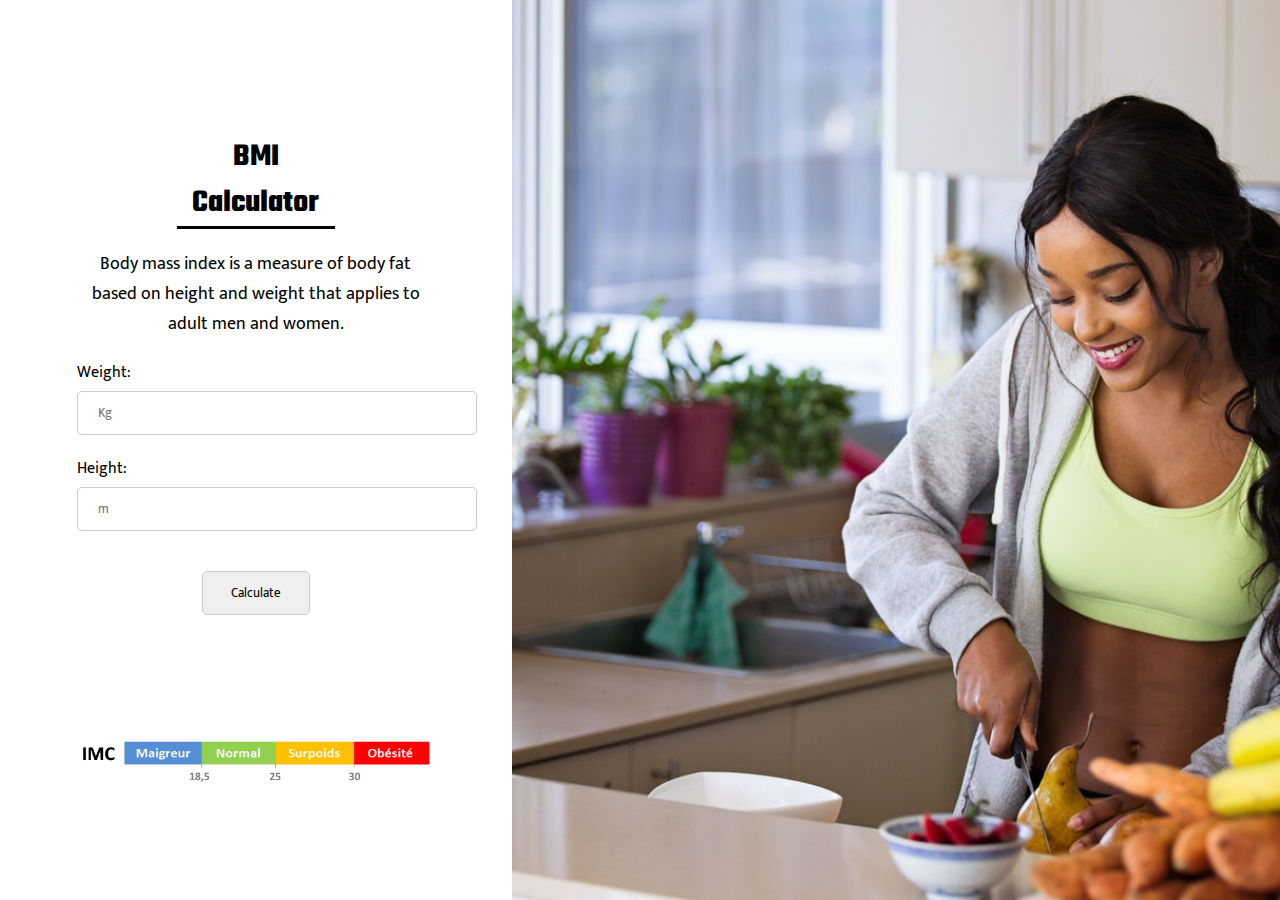
<file: index.html>
<!DOCTYPE html>
<html lang="en">

<head>
  <meta charset="UTF-8" />
  <meta http-equiv="X-UA-Compatible" content="IE=edge" />
  <meta name="viewport" content="width=device-width, initial-scale=1.0" />
  <title>BMI Calculator</title>
  <link rel="stylesheet" href="./assets/css/style.css" />
</head>

<body>
  <div class="text">
    <div class="card">
      <h1>BMI Calculator</h1>
      <p class="intro">
        Body mass index is a measure of body fat based on height and weight
        that applies to adult men and women.
      </p>
      <form class="myform" id="myform" onsubmit="result()">
        <div>
          <label>Weight:</label>
          <input  required type="number" min="4" max="300" placeholder="Kg" class="box" id="weight" value="" />
        </div>
        <div>
          <label>Height:</label>
          <input  required type="number" placeholder="m" min="0.2" max="5" class="box" id="height" step="any" />
        </div>
        <div class="button">
          <button class="btn" type="submit">Calculate</button>
        </div>
      </form>
      <img class="scale" src="./assets/images/echelle imc.png" alt="" srcset="" />
    </div>
  </div>
  <div class="image"></div>
  <script src="./assets/js/script.js"></script>
</body>

</html>
</file>
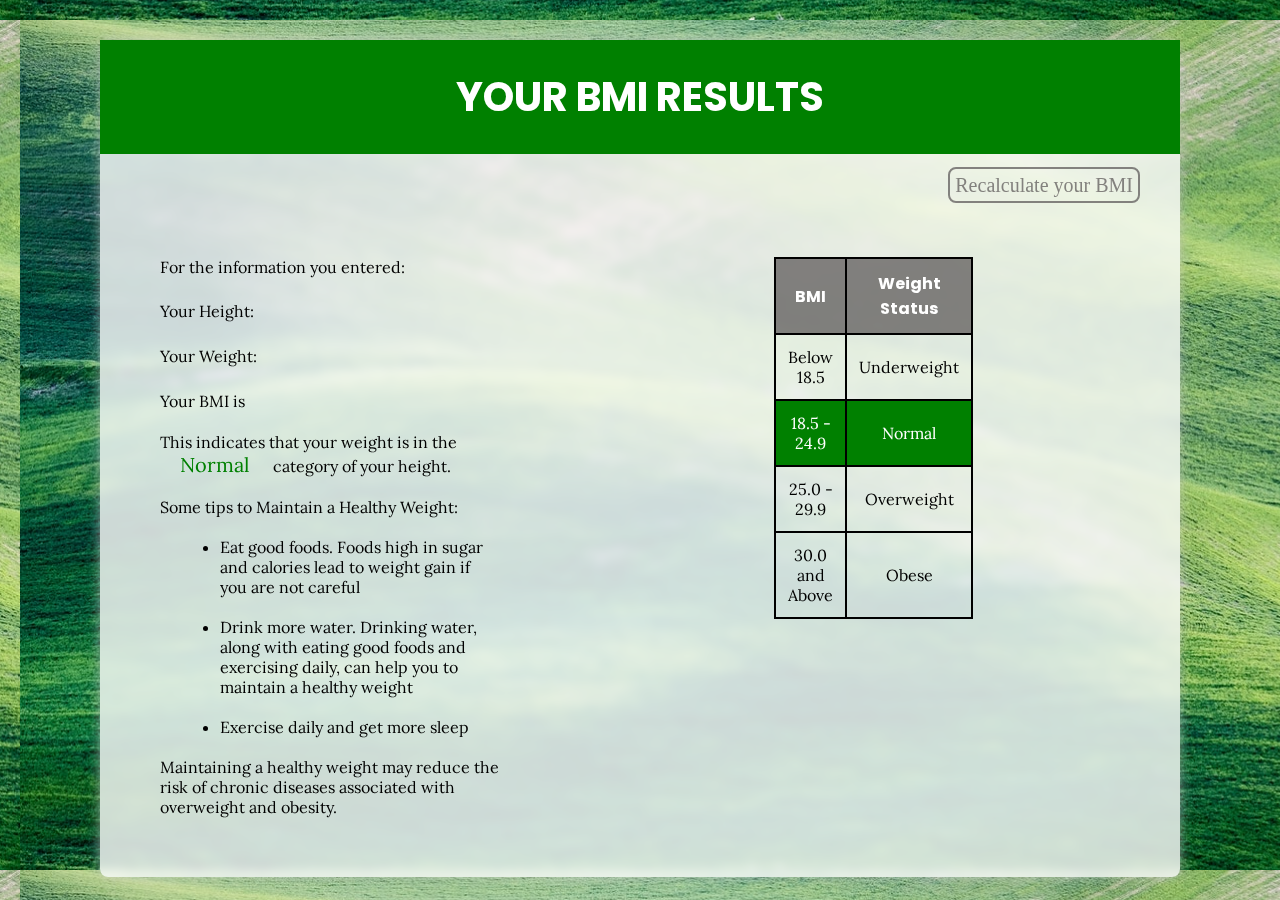
<file: Normal.html>
<!DOCTYPE html>
<html lang="en">

<head>
  <meta charset="UTF-8" />
  <meta http-equiv="X-UA-Compatible" content="IE=edge" />
  <meta name="viewport" content="width=device-width, initial-scale=1.0" />
  <title>NormalWeight</title>
  <link rel="stylesheet" href="Normal.css" />
</head>

<body>
  <div class="body">
    <h1>Your BMI Results</h1>
    <div class="link"><a href="index.html">Recalculate your BMI</a></div>
    <div class="format">
      <div class="text">
        <p>For the information you entered:</p>
        <p>Your Height:<span id="normalHeight"></span></p>
        <p>Your Weight:<span id="normalWeight"></span></p>
        <p>Your BMI is<span id="result"></span></p>

        <p>
          This indicates that your weight is in the
          <span>Normal</span> category of your height.
        </p>
        <p>Some tips to Maintain a Healthy Weight:
          <ul>
            <li>Eat good foods. Foods high in sugar and calories
              lead to weight gain if you are not careful</li>
            <li>Drink more water.
              Drinking water, along with eating good foods and exercising daily,
              can help you to maintain a healthy weight</li>
            <li>Exercise daily
              and get more sleep</li>
          </ul>
        </p>
        <p>
          Maintaining a healthy weight may reduce the risk of chronic
          diseases associated with overweight and obesity.
        </p>
        </b>
      </div>
      <div class="table">
        <table>
          <tr>
            <th>BMI</th>
            <th>Weight Status</th>
          </tr>
          <tr>
            <td>Below 18.5</td>
            <td>Underweight</td>
          </tr>
          <tr class="normal">
            <td>18.5 - 24.9</td>
            <td>Normal</td>
          </tr>
          <tr>
            <td>25.0 - 29.9</td>
            <td>Overweight</td>
          </tr>
          <tr>
            <td>30.0 and Above</td>
            <td>Obese</td>
          </tr>
        </table>
      </div>
    </div>
  </div>
  <script>
    let weight = document.getElementById("normalWeight");
    let height = document.getElementById("normalHeight");
    let result = document.getElementById("result");
    weight.innerHTML = sessionStorage.getItem("weight");
    height.innerHTML = sessionStorage.getItem("height");
    result.innerHTML = sessionStorage.getItem("result");
    console.log(weight, height);
  </script>

  <!-- <script src="script.js"></script> -->
</body>

</html>
</file>
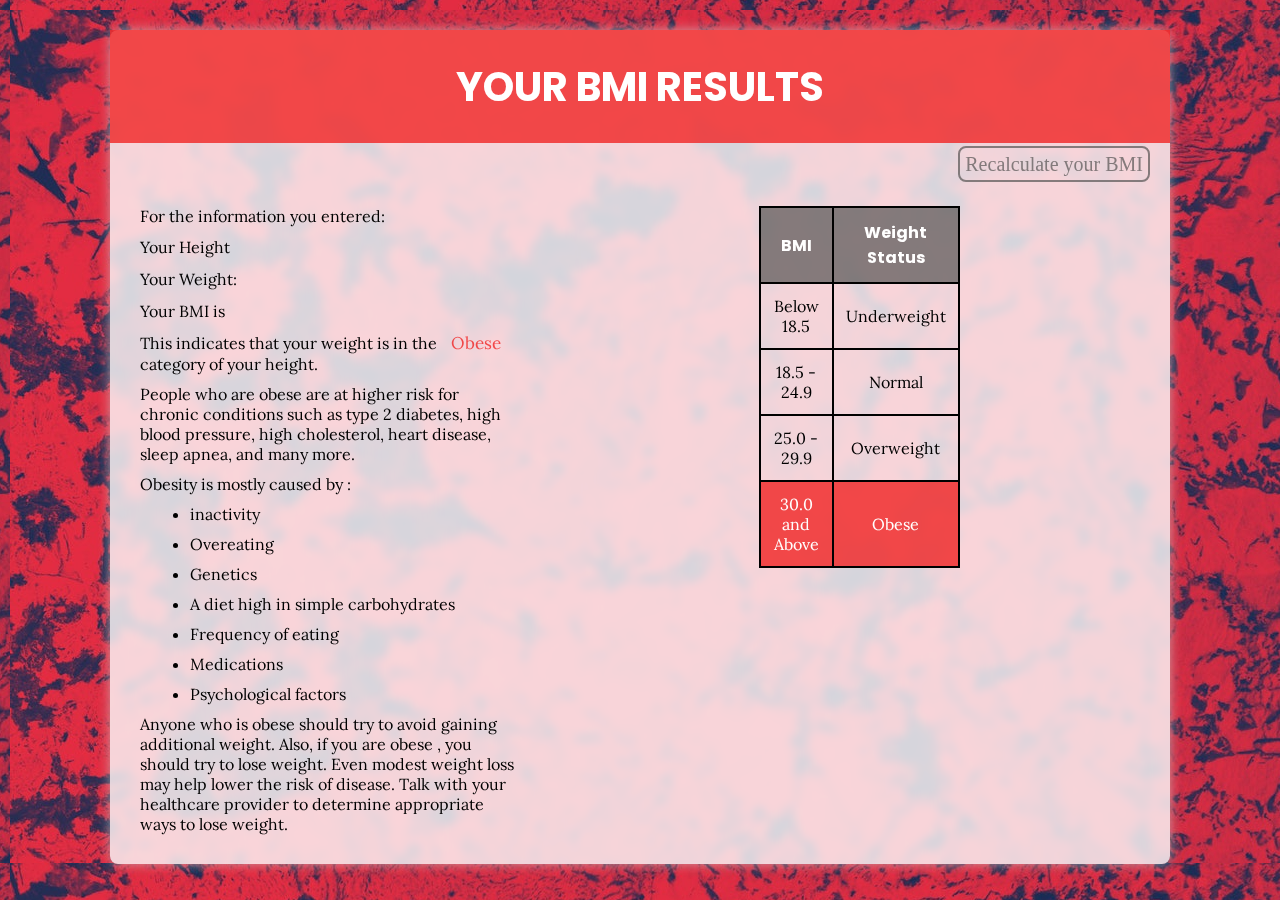
<file: Obese.html>
<!DOCTYPE html>
<html lang="en">

<head>
  <meta charset="UTF-8" />
  <meta http-equiv="X-UA-Compatible" content="IE=edge" />
  <meta name="viewport" content="width=device-width, initial-scale=1.0" />
  <title>Obese</title>
  <link rel="stylesheet" href="Obese.css" />
</head>

<body>
  <div class="body">
    <h1>Your BMI Results</h1>
    <div class="link"><a href="index.html">Recalculate your BMI</a></div>
    <div class="format">
      <div class="text">
        <p>For the information you entered:</p>
        <p>Your Height <span id="normalHeight"></span></p>
        <p>Your Weight: <span id="normalWeight"></span></p>
        <p>Your BMI is <span id="result"></span></p>
        <p>
          This indicates that your weight is in the
          <span>Obese</span> category of your height.
        </p>
        <p>
          People who are obese are at higher risk for chronic
          conditions such as type 2 diabetes, high blood pressure,
          high cholesterol, heart disease, sleep apnea, and many more.
        </p>
        <p>Obesity is mostly caused by :
          <ul>
            <li>inactivity</li>
            <li>Overeating</li>
            <li>Genetics</li>
            <li>A diet high in simple carbohydrates</li>
            <li> Frequency of eating</li>
            <li>Medications</li>
            <li> Psychological factors</li>
          </ul>
        </p>
        <p>
          Anyone who is obese should try to avoid gaining additional weight.
          Also, if you are obese , you should try to lose weight. Even modest weight loss
          may help lower the risk of disease. Talk with your healthcare
          provider to determine appropriate ways to lose weight.
        </p>
        </b>
      </div>
      <div class="table">
        <table>
          <tr>
            <th>BMI</th>
            <th>Weight Status</th>
          </tr>
          <tr>
            <td>Below 18.5</td>
            <td>Underweight</td>
          </tr>
          <tr>
            <td>18.5 - 24.9</td>
            <td>Normal</td>
          </tr>
          <tr>
            <td>25.0 - 29.9</td>
            <td>Overweight</td>
          </tr>
          <tr class="obese">
            <td>30.0 and Above</td>
            <td>Obese</td>
          </tr>
        </table>
      </div>
    </div>
  </div>

  <script>
    let weight = document.getElementById("normalWeight");
    let height = document.getElementById("normalHeight");
    let result = document.getElementById("result");
    weight.innerHTML = sessionStorage.getItem("weight");
    height.innerHTML = sessionStorage.getItem("height");
    result.innerHTML = sessionStorage.getItem("result");
    console.log(weight, height);
  </script>
  <script src="script.js"></script>
</body>

</html>
</file>
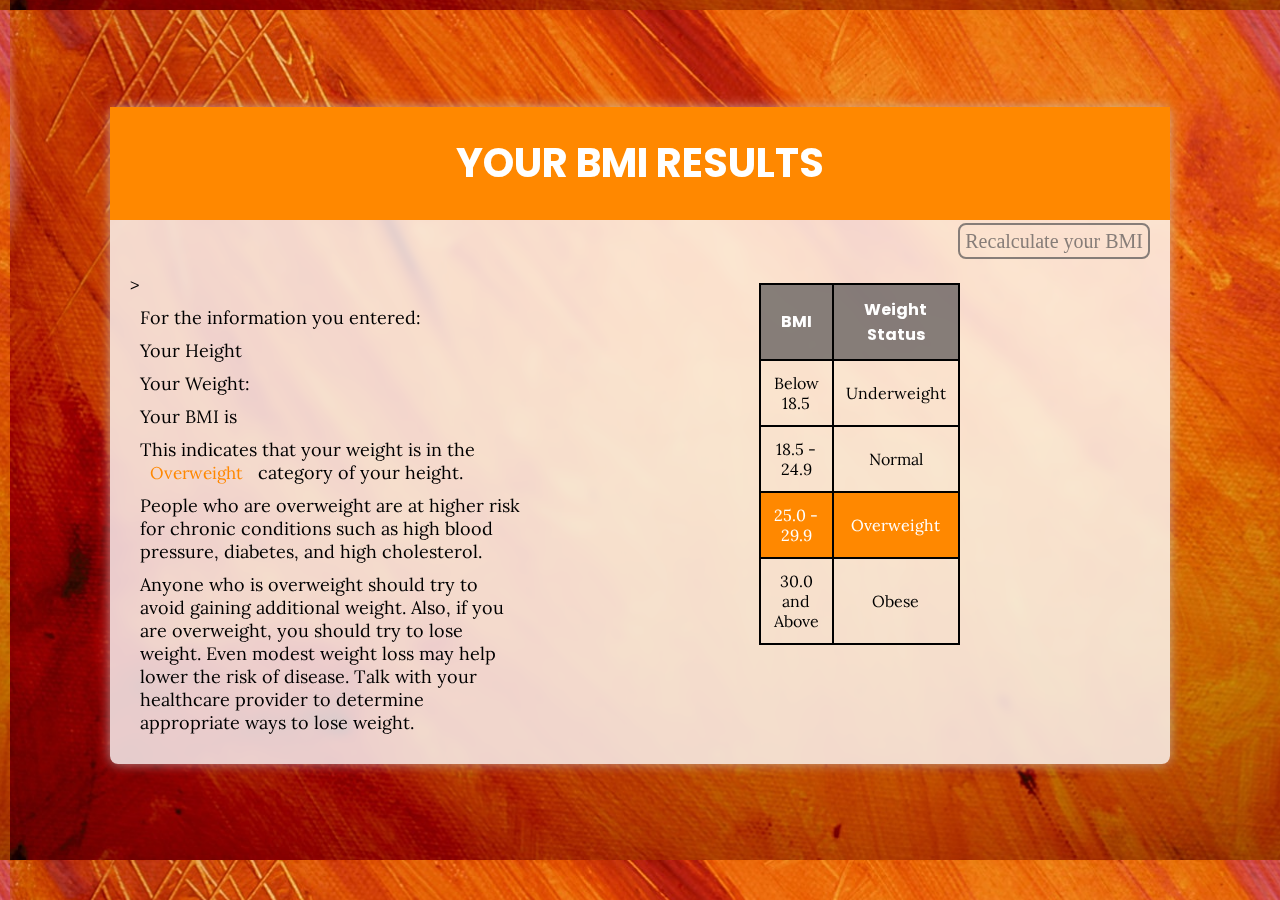
<file: Overweight.html>
<!DOCTYPE html>
<html lang="en">

<head>
  <meta charset="UTF-8" />
  <meta http-equiv="X-UA-Compatible" content="IE=edge" />
  <meta name="viewport" content="width=device-width, initial-scale=1.0" />
  <title>Overweight</title>
  <link rel="stylesheet" href="Overweight.css" />
</head>

<body>
  <div class="body">
    <h1>Your BMI Results</h1>
    <div class="link"><a href="index.html">Recalculate your BMI</a></div>
    <div class="format">
      <div class="text">
        ><p>For the information you entered:</p>
        <p>Your Height <span id="normalHeight"></span></p>
        <p>Your Weight: <span id="normalWeight"></span></p>
        <p>Your BMI is <span id="result"></span></p>
        <p>
          This indicates that your weight is in the
          <span>Overweight</span> category of your height.
        </p>
        <p>
          People who are overweight are at higher risk for chronic
          conditions such as high blood pressure, diabetes, and high
          cholesterol.
        </p>
        <p>
          Anyone who is overweight should try to avoid gaining additional
          weight. Also, if you are overweight, you should try to lose weight. Even modest
          weight loss may help lower the risk of disease. Talk with your
          healthcare provider to determine appropriate ways to lose weight.
        </p></b>
      </div>
      <div class="table">
        <table>
          <tr>
            <th>BMI</th>
            <th>Weight Status</th>
          </tr>
          <tr>
            <td>Below 18.5</td>
            <td>Underweight</td>
          </tr>
          <tr>
            <td>18.5 - 24.9</td>
            <td>Normal</td>
          </tr>
          <tr class="overweight">
            <td>25.0 - 29.9</td>
            <td>Overweight</td>
          </tr>
          <tr>
            <td>30.0 and Above</td>
            <td>Obese</td>
          </tr>
        </table>
      </div>
    </div>
  </div>

  <script>
    let weight = document.getElementById("normalWeight");
    let height = document.getElementById("normalHeight");
    let result = document.getElementById("result");
    weight.innerHTML = sessionStorage.getItem("weight");
    height.innerHTML = sessionStorage.getItem("height");
    result.innerHTML = sessionStorage.getItem("result");
    console.log(weight, height);
  </script>
  <script src="script.js"></script>
</body>

</html>
</file>
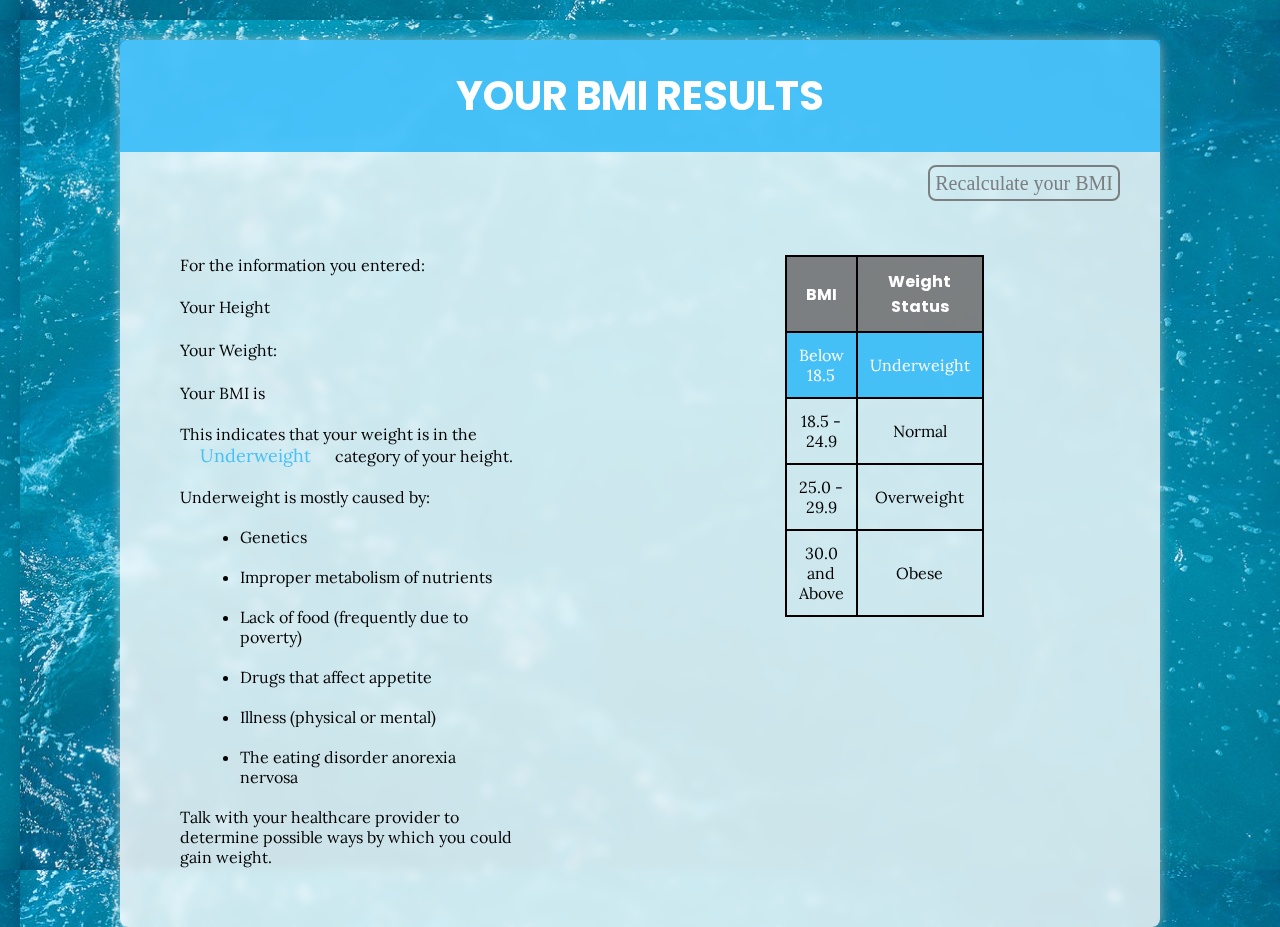
<file: Underweight.html>
<!DOCTYPE html>
<html lang="en">

<head>
  <meta charset="UTF-8" />
  <meta http-equiv="X-UA-Compatible" content="IE=edge" />
  <meta name="viewport" content="width=device-width, initial-scale=1.0" />
  <title>Underweight</title>
  <link rel="stylesheet" href="Underweight.css" />
</head>

<body>
  <div class="body">
    <h1>Your BMI Results</h1>
    <div class="link"><a href="index.html">Recalculate your BMI</a></div>
    <div class="format">
      <div class="text">
        <p>For the information you entered:</p>
        <p>Your Height <span id="normalHeight"></span></p>
        <p>Your Weight: <span id="normalWeight"></span></p>
        <p>Your BMI is <span id="result"></span></p>
        <p>
          This indicates that your weight is in the
          <span>Underweight</span> category of your height.
        </p>
        <p>Underweight is mostly caused by:
          <ul>
            <li>Genetics</li>
            <li>Improper metabolism of nutrients</li>
            <li> Lack of food (frequently due to poverty)</li>
            <li>Drugs that affect appetite </li>
            <li>Illness (physical or mental)</li>
            <li>The eating disorder anorexia nervosa</li>
          </ul>
        </p>
        <p>
          Talk with your healthcare provider to determine possible
          ways by which you could gain weight.
        </p>
        </b>
      </div>
      <div class="table">
        <table>
          <tr>
            <th>BMI</th>
            <th>Weight Status</th>
          </tr>
          <tr class="underweight">
            <td>Below 18.5</td>
            <td>Underweight</td>
          </tr>
          <tr>
            <td>18.5 - 24.9</td>
            <td>Normal</td>
          </tr>
          <tr>
            <td>25.0 - 29.9</td>
            <td>Overweight</td>
          </tr>
          <tr>
            <td>30.0 and Above</td>
            <td>Obese</td>
          </tr>
        </table>
      </div>
    </div>
  </div>

  <script>
    let weight = document.getElementById("normalWeight");
    let height = document.getElementById("normalHeight");
    let result = document.getElementById("result");
    weight.innerHTML = sessionStorage.getItem("weight");
    height.innerHTML = sessionStorage.getItem("height");
    result.innerHTML = sessionStorage.getItem("result");
    console.log(weight, height);
  </script>
  <script src="script.js"></script>
</body>

</html>
</file>
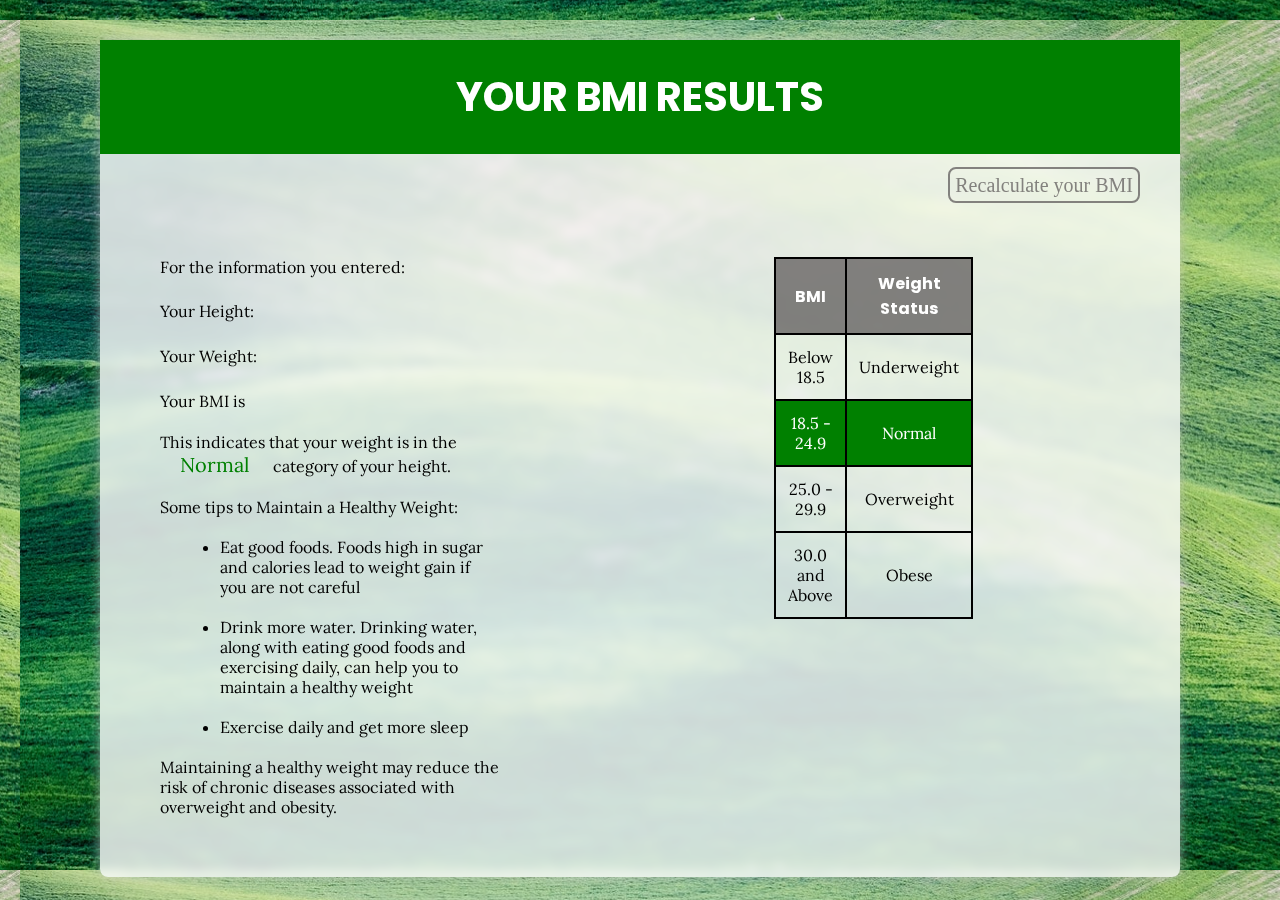
<file: pages/Normal.html>
<!DOCTYPE html>
<html lang="en">

<head>
  <meta charset="UTF-8" />
  <meta http-equiv="X-UA-Compatible" content="IE=edge" />
  <meta name="viewport" content="width=device-width, initial-scale=1.0" />
  <title>NormalWeight</title>
  <link rel="stylesheet" href="../assets/css/Normal.css" />
</head>

<body>
  <div class="body">
    <h1>Your BMI Results</h1>
    <div class="link"><a href="../index.html">Recalculate your BMI</a></div>
    <div class="format">
      <div class="text">
        <p>For the information you entered:</p>
        <p>Your Height:<span id="normalHeight"></span></p>
        <p>Your Weight:<span id="normalWeight"></span></p>
        <p>Your BMI is<span id="result"></span></p>

        <p>
          This indicates that your weight is in the
          <span>Normal</span> category of your height.
        </p>
        <p>Some tips to Maintain a Healthy Weight:
          <ul>
            <li>Eat good foods. Foods high in sugar and calories
              lead to weight gain if you are not careful</li>
            <li>Drink more water.
              Drinking water, along with eating good foods and exercising daily,
              can help you to maintain a healthy weight</li>
            <li>Exercise daily
              and get more sleep</li>
          </ul>
        </p>
        <p>
          Maintaining a healthy weight may reduce the risk of chronic
          diseases associated with overweight and obesity.
        </p>
        </b>
      </div>
      <div class="table">
        <table>
          <tr>
            <th>BMI</th>
            <th>Weight Status</th>
          </tr>
          <tr>
            <td>Below 18.5</td>
            <td>Underweight</td>
          </tr>
          <tr class="normal">
            <td>18.5 - 24.9</td>
            <td>Normal</td>
          </tr>
          <tr>
            <td>25.0 - 29.9</td>
            <td>Overweight</td>
          </tr>
          <tr>
            <td>30.0 and Above</td>
            <td>Obese</td>
          </tr>
        </table>
      </div>
    </div>
  </div>
  <script>
    let weight = document.getElementById("normalWeight");
    let height = document.getElementById("normalHeight");
    let result = document.getElementById("result");
    weight.innerHTML = sessionStorage.getItem("weight");
    height.innerHTML = sessionStorage.getItem("height");
    result.innerHTML = sessionStorage.getItem("result");
    console.log(weight, height);
  </script>

  <!-- <script src="script.js"></script> -->
</body>

</html>
</file>
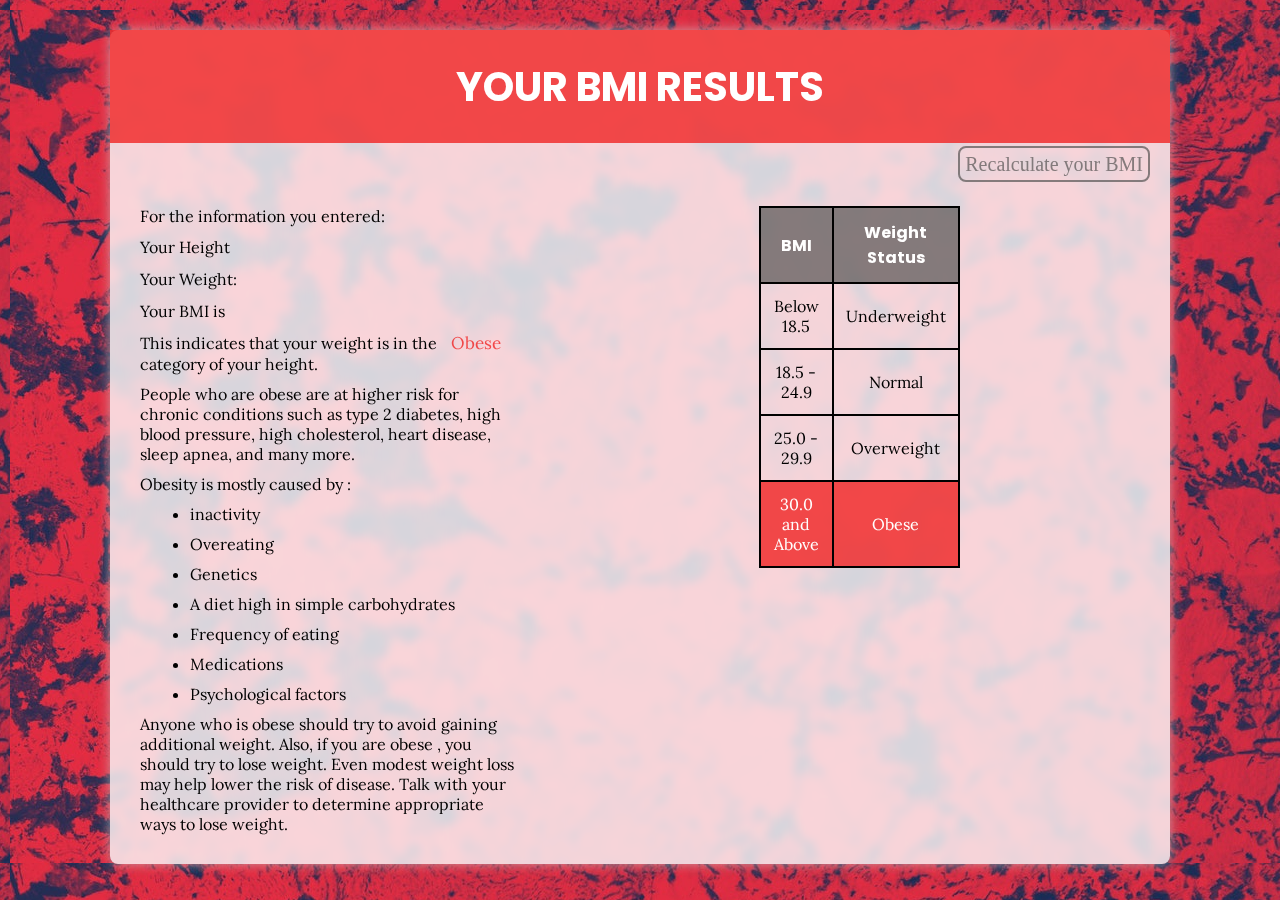
<file: pages/Obese.html>
<!DOCTYPE html>
<html lang="en">

<head>
  <meta charset="UTF-8" />
  <meta http-equiv="X-UA-Compatible" content="IE=edge" />
  <meta name="viewport" content="width=device-width, initial-scale=1.0" />
  <title>Obese</title>
  <link rel="stylesheet" href="../assets/css/Obese.css" />
</head>

<body>
  <div class="body">
    <h1>Your BMI Results</h1>
    <div class="link"><a href="../index.html">Recalculate your BMI</a></div>
    <div class="format">
      <div class="text">
        <p>For the information you entered:</p>
        <p>Your Height <span id="normalHeight"></span></p>
        <p>Your Weight: <span id="normalWeight"></span></p>
        <p>Your BMI is <span id="result"></span></p>
        <p>
          This indicates that your weight is in the
          <span>Obese</span> category of your height.
        </p>
        <p>
          People who are obese are at higher risk for chronic
          conditions such as type 2 diabetes, high blood pressure,
          high cholesterol, heart disease, sleep apnea, and many more.
        </p>
        <p>Obesity is mostly caused by :
          <ul>
            <li>inactivity</li>
            <li>Overeating</li>
            <li>Genetics</li>
            <li>A diet high in simple carbohydrates</li>
            <li> Frequency of eating</li>
            <li>Medications</li>
            <li> Psychological factors</li>
          </ul>
        </p>
        <p>
          Anyone who is obese should try to avoid gaining additional weight.
          Also, if you are obese , you should try to lose weight. Even modest weight loss
          may help lower the risk of disease. Talk with your healthcare
          provider to determine appropriate ways to lose weight.
        </p>
        </b>
      </div>
      <div class="table">
        <table>
          <tr>
            <th>BMI</th>
            <th>Weight Status</th>
          </tr>
          <tr>
            <td>Below 18.5</td>
            <td>Underweight</td>
          </tr>
          <tr>
            <td>18.5 - 24.9</td>
            <td>Normal</td>
          </tr>
          <tr>
            <td>25.0 - 29.9</td>
            <td>Overweight</td>
          </tr>
          <tr class="obese">
            <td>30.0 and Above</td>
            <td>Obese</td>
          </tr>
        </table>
      </div>
    </div>
  </div>

  <script>
    let weight = document.getElementById("normalWeight");
    let height = document.getElementById("normalHeight");
    let result = document.getElementById("result");
    weight.innerHTML = sessionStorage.getItem("weight");
    height.innerHTML = sessionStorage.getItem("height");
    result.innerHTML = sessionStorage.getItem("result");
    console.log(weight, height);
  </script>
  <script src="../assets/js/script.js"></script>
</body>

</html>
</file>
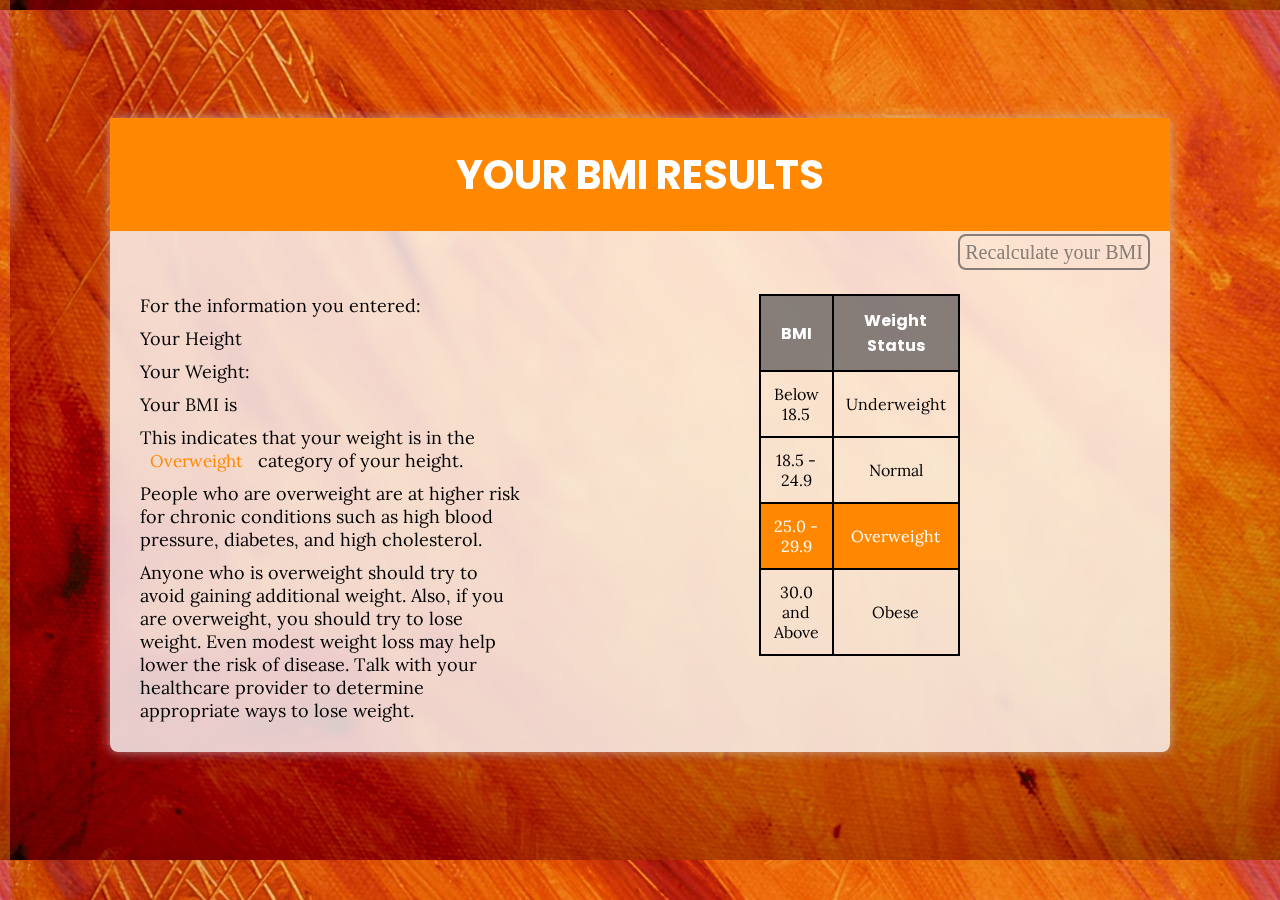
<file: pages/Overweight.html>
<!DOCTYPE html>
<html lang="en">

<head>
  <meta charset="UTF-8" />
  <meta http-equiv="X-UA-Compatible" content="IE=edge" />
  <meta name="viewport" content="width=device-width, initial-scale=1.0" />
  <title>Overweight</title>
  <link rel="stylesheet" href="../assets/css/Overweight.css" />
</head>

<body>
  <div class="body">
    <h1>Your BMI Results</h1>
    <div class="link"><a href="../index.html">Recalculate your BMI</a></div>
    <div class="format">
      <div class="text">
        <p>For the information you entered:</p>
        <p>Your Height <span id="normalHeight"></span></p>
        <p>Your Weight: <span id="normalWeight"></span></p>
        <p>Your BMI is <span id="result"></span></p>
        <p>
          This indicates that your weight is in the
          <span>Overweight</span> category of your height.
        </p>
        <p>
          People who are overweight are at higher risk for chronic
          conditions such as high blood pressure, diabetes, and high
          cholesterol.
        </p>
        <p>
          Anyone who is overweight should try to avoid gaining additional
          weight. Also, if you are overweight, you should try to lose weight. Even modest
          weight loss may help lower the risk of disease. Talk with your
          healthcare provider to determine appropriate ways to lose weight.
        </p></b>
      </div>
      <div class="table">
        <table>
          <tr>
            <th>BMI</th>
            <th>Weight Status</th>
          </tr>
          <tr>
            <td>Below 18.5</td>
            <td>Underweight</td>
          </tr>
          <tr>
            <td>18.5 - 24.9</td>
            <td>Normal</td>
          </tr>
          <tr class="overweight">
            <td>25.0 - 29.9</td>
            <td>Overweight</td>
          </tr>
          <tr>
            <td>30.0 and Above</td>
            <td>Obese</td>
          </tr>
        </table>
      </div>
    </div>
  </div>

  <script>
    let weight = document.getElementById("normalWeight");
    let height = document.getElementById("normalHeight");
    let result = document.getElementById("result");
    weight.innerHTML = sessionStorage.getItem("weight");
    height.innerHTML = sessionStorage.getItem("height");
    result.innerHTML = sessionStorage.getItem("result");
    console.log(weight, height);
  </script>
  <script src="../assets/js/script.js"></script>
</body>

</html>
</file>
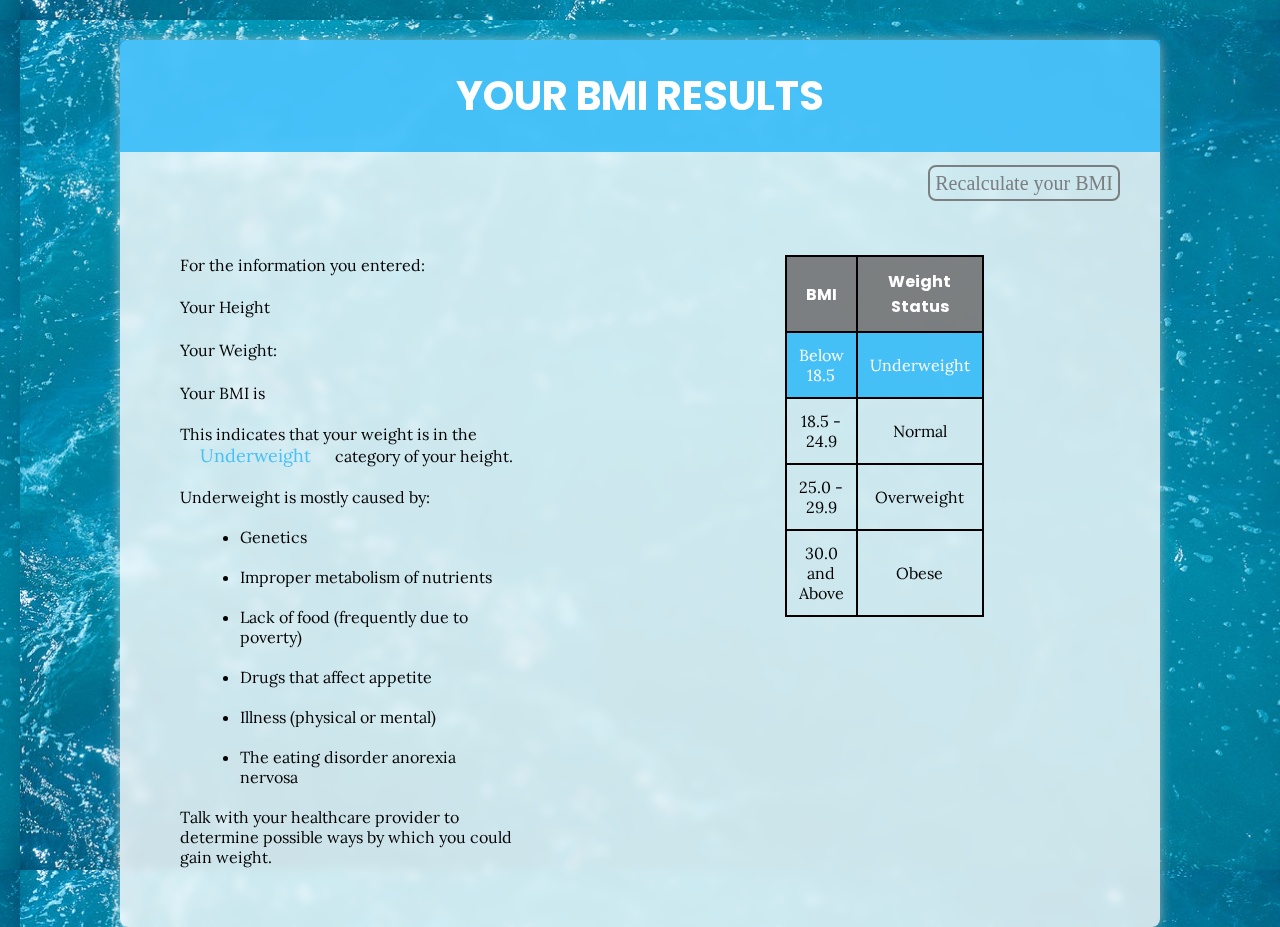
<file: pages/Underweight.html>
<!DOCTYPE html>
<html lang="en">

<head>
  <meta charset="UTF-8" />
  <meta http-equiv="X-UA-Compatible" content="IE=edge" />
  <meta name="viewport" content="width=device-width, initial-scale=1.0" />
  <title>Underweight</title>
  <link rel="stylesheet" href="../assets/css/Underweight.css" />
</head>

<body>
  <div class="body">
    <h1>Your BMI Results</h1>
    <div class="link"><a href="../index.html">Recalculate your BMI</a></div>
    <div class="format">
      <div class="text">
        <p>For the information you entered:</p>
        <p>Your Height <span id="normalHeight"></span></p>
        <p>Your Weight: <span id="normalWeight"></span></p>
        <p>Your BMI is <span id="result"></span></p>
        <p>
          This indicates that your weight is in the
          <span>Underweight</span> category of your height.
        </p>
        <p>Underweight is mostly caused by:
          <ul>
            <li>Genetics</li>
            <li>Improper metabolism of nutrients</li>
            <li> Lack of food (frequently due to poverty)</li>
            <li>Drugs that affect appetite </li>
            <li>Illness (physical or mental)</li>
            <li>The eating disorder anorexia nervosa</li>
          </ul>
        </p>
        <p>
          Talk with your healthcare provider to determine possible
          ways by which you could gain weight.
        </p>
        </b>
      </div>
      <div class="table">
        <table>
          <tr>
            <th>BMI</th>
            <th>Weight Status</th>
          </tr>
          <tr class="underweight">
            <td>Below 18.5</td>
            <td>Underweight</td>
          </tr>
          <tr>
            <td>18.5 - 24.9</td>
            <td>Normal</td>
          </tr>
          <tr>
            <td>25.0 - 29.9</td>
            <td>Overweight</td>
          </tr>
          <tr>
            <td>30.0 and Above</td>
            <td>Obese</td>
          </tr>
        </table>
      </div>
    </div>
  </div>

  <script>
    let weight = document.getElementById("normalWeight");
    let height = document.getElementById("normalHeight");
    let result = document.getElementById("result");
    weight.innerHTML = sessionStorage.getItem("weight");
    height.innerHTML = sessionStorage.getItem("height");
    result.innerHTML = sessionStorage.getItem("result");
    console.log(weight, height);
  </script>
  <script src="../assets/js/script.js"></script>
</body>

</html>
</file>
<file: assets/css/style.css>
@import url('https://fonts.googleapis.com/css2?family=Teko:wght@500&display=swap');
@import url('https://fonts.googleapis.com/css2?family=Mukta:wght@300&display=swap');

* {
  margin: 0;
  font-family: Mukta;
}

body {
  display: flex;
  height: 100vh;
}

.text {
  width: 40%;
  display: flex;
  justify-content: center;
  align-items: center;
}

.text div {
  /* background: #000; */
  margin: 0 50px;
}

.text p,
.text h1 {
  text-align: center;
}

.image {
  /* margin: 20px; */
  width: 60%;
  /* height: 90vh; */
  background: url("../images/fondaccueil.jpg");
  /* background-repeat: no-repeat; */
    background-position: center;
  background-size: cover;
  
}

h1 {
  font-family: teko;
  border-bottom: 3px solid black;
  margin-left: 28%;
  margin-right: 28%;
  margin-top: 30px;
  margin-bottom: 20px;
}

.intro {
  font-size: 18px;
  margin-top: 20px;
}

input {
  margin-top: 5px;
  width: 100%;
  border: 1px solid #ccc;
  padding: 10px 20px;
  border-radius: 5px;

}

.myform div {
  margin: 20px auto;
}

.card {
  width: 70%;
}

.button {
  width: 30%;
  margin: 0 auto;
}

button {
  cursor: pointer;
  margin: 20px auto;
  width: 100%;
  padding: 10px 5px;
  border-radius: 5px;
  border: 1px solid #ccc;
  transition: all 0.7s;

}

a {
  text-decoration: none;
  color: black;
}

a:hover {
  color: white;
}

button:hover {
  background-color: rgb(74, 189, 74);
  color: #fff;
  transition: all 0.7s;
}

.scale {
  margin-top: 80px;
  width: 100%;
}
</file>
<file: Normal.css>
@import url('https://fonts.googleapis.com/css2?family=Poppins:wght@800&display=swap');
@import url('https://fonts.googleapis.com/css2?family=Lora:wght@600&family=Poppins:wght@800&display=swap');

* {
  margin: 20px;

}

body {

  display: flex;
  height: 90vh;
  /* margin: 20px 100px; */
  background-color: #f2f2f2;
  background-image: url(./assets/images/fondnormal.jpg);
  background-size: cover;
}

.body {
  margin: auto auto;
  width: 90%;
  display: inline-block;
  box-shadow: 0 0 12px rgba(200, 200, 200, 0.7);
  border-radius: 8px;
  background-color: rgba(255, 255, 255, 0.8);
  backdrop-filter: blur(5px);
}

.link {
  text-align: right;
  font-size: 20px;
}

a {
  color: rgba(95, 91, 91, 0.753);
  text-decoration: none;
  border: 2px solid rgba(95, 91, 91, 0.753);
  border-radius: 8px;
  padding: 5px;
}

h1 {
  text-transform: uppercase;
  margin: 0%;
  background-color: green;
  color: white;
  padding: 2.5%;
  font-size: 40px;
  text-align: center;
  font-family: poppins;
}

.format {
  display: flex;
}

.text {
  width: 60%;
  justify-content: center;
  align-items: center;
  /* font-size: 20px; */
  font-family: Lora;
}

.table {
  text-align: center;
  width: 60%;
  margin-left: 20%;
}

table {
  height: 200px;
}

table,
th,
td {
  border: 2px solid black;
  border-collapse: collapse;
  width: 50%;
  padding: 12px;
  font-family: Lora;
}

th {
  font-family: poppins;
  background-color: rgba(95, 91, 91, 0.753);
  color: white;
}

.normal {
  color: white;
  background-color: green;
}

span {
  color: green;
  font-size: 20px;
}
</file>
<file: Obese.css>
@import url('https://fonts.googleapis.com/css2?family=Poppins:wght@800&display=swap');
@import url('https://fonts.googleapis.com/css2?family=Lora:wght@600&family=Poppins:wght@800&display=swap');

* {
    margin: 10px;
}

body {
    display: flex;
    height: 90vh;
    margin: 20px 100px;
    background-image: url(./assets/images/fondobese.jpg);
}

.body {
    margin: auto auto;
    display: inline-block;
    box-shadow: 0 0 12px rgba(200, 200, 200, 0.7);
    border-radius: 8px;
    background-color: rgba(255, 255, 255, 0.8);
    backdrop-filter: blur(5px);

}

.link {
    text-align: right;
    font-size: 20px;
}

a {
    color: rgba(95, 91, 91, 0.753);
    text-decoration: none;
    border: 2px solid rgba(95, 91, 91, 0.753);
    border-radius: 8px;
    padding: 5px;
}

h1 {
    margin: 0%;
    background-color: rgba(241, 42, 42, 0.829);
    color: white;
    padding: 2.5%;
    font-size: 40px;
    text-align: center;
    font-family: poppins;
    text-transform: uppercase;
}

.format {
    display: flex;
}

.text {
    width: 60%;
    align-items: center;
    font-family: Lora;
    /* font-size: 18px; */
}

.table {
    text-align: center;
    width: 60%;
    margin-left: 20%;
}

table,
th,
td {
    border: 2px solid black;
    border-collapse: collapse;
    width: 50%;
    padding: 12px;
    font-family: Lora;
}

th {
    background-color: rgba(95, 91, 91, 0.753);
    ;
    font-family: poppins;
    color: white;
}

.obese {
    background-color: rgba(241, 42, 42, 0.829);
    ;
    color: white;
}

span {
    color: rgba(241, 42, 42, 0.829);
    ;
    font-size: 17px;

}
</file>
<file: Overweight.css>
@import url('https://fonts.googleapis.com/css2?family=Poppins:wght@800&display=swap');
@import url('https://fonts.googleapis.com/css2?family=Lora:wght@600&family=Poppins:wght@800&display=swap');

* {
    margin: 10px;

}

body {
    display: flex;
    height: 90vh;
    margin: 20px 100px;
    background-image: url(./assets/images/fondoverweight.jpg);
    background-size: cover;
}

.body {
    margin: auto auto;
    display: inline-block;
    box-shadow: 0 0 12px rgba(200, 200, 200, 0.7);
    border-radius: 8px;
    background-color: rgba(255, 255, 255, 0.8);
    backdrop-filter: blur(5px);

}

.link {
    text-align: right;
    font-size: 20px;
}

a {
    color: rgba(95, 91, 91, 0.753);
    text-decoration: none;
    border: 2px solid rgba(95, 91, 91, 0.753);
    border-radius: 8px;
    padding: 5px;
}

h1 {
    margin: 0%;
    background-color: rgb(255, 136, 0);
    color: white;
    padding: 2.5%;
    font-size: 40px;
    text-align: center;
    font-family: poppins;
    text-transform: uppercase;
}

.format {
    display: flex;
}

.text {
    width: 60%;
    align-items: center;
    font-family: Lora;
    font-size: 18px;
}

.table {
    text-align: center;
    width: 60%;
    margin-left: 20%;
}

table,
th,
td {
    border: 2px solid black;
    border-collapse: collapse;
    width: 50%;
    padding: 12px;
    font-family: Lora;
}

th {
    background-color: rgba(95, 91, 91, 0.753);
    ;
    font-family: poppins;
    color: white;
}

.overweight {
    background-color: rgb(255, 136, 0);
    ;
    color: white
}

span {
    color: rgb(255, 136, 0);
    ;
    font-size: 17px;
}
</file>
<file: Underweight.css>
@import url('https://fonts.googleapis.com/css2?family=Poppins:wght@800&display=swap');
@import url('https://fonts.googleapis.com/css2?family=Lora:wght@600&family=Poppins:wght@800&display=swap');

* {
  margin: 20px;
}

body {
  display: flex;
  height: 90vh;
  margin: 20px 100px;
  background-image: url(./assets/images/fondunderweight.jpg);
  background-size: cover;
}

.body {
  margin: auto auto;
  display: inline-block;
  box-shadow: 0 0 12px rgba(200, 200, 200, 0.7);
  border-radius: 8px;
  background-color: rgba(255, 255, 255, 0.8);
  backdrop-filter: blur(5px);

}

.link {
  text-align: right;
  font-size: 20px;
}

a {
  color: rgba(95, 91, 91, 0.753);
  text-decoration: none;
  border: 2px solid rgba(95, 91, 91, 0.753);
  border-radius: 8px;
  padding: 5px;
}

h1 {
  margin: 0%;
  background-color: rgba(16, 176, 250, 0.719);
  color: white;
  padding: 2.5%;
  font-size: 40px;
  text-align: center;
  text-transform: uppercase;
  font-family: poppins;
}

.format {
  display: flex;
}

.text {
  width: 65%;
  justify-content: center;
  align-items: center;
  font-family: Lora;
}

.table {
  text-align: center;
  width: 60%;
  margin-left: 20%;
}

table {
  height: 100px;
}

table,
th,
td {
  border: 2px solid black;
  border-collapse: collapse;
  width: 50%;
  padding: 12px;
  font-family: Lora;
}

th {
  font-family: poppins;
  background-color: rgba(95, 91, 91, 0.753);
  color: white;
}

.underweight {
  background-color: rgba(16, 176, 250, 0.719);
  ;
  color: white;
}

span {
  color: rgba(16, 176, 250, 0.719);
  ;
  font-size: 18px;
}
</file>
<file: assets/css/Normal.css>
@import url('https://fonts.googleapis.com/css2?family=Poppins:wght@800&display=swap');
@import url('https://fonts.googleapis.com/css2?family=Lora:wght@600&family=Poppins:wght@800&display=swap');

* {
  margin: 20px;

}

body {

  display: flex;
  height: 90vh;
  /* margin: 20px 100px; */
  background-color: #f2f2f2;
  background-image: url("../images/fondnormal.jpg");
  background-size: cover;
}

.body {
  margin: auto auto;
  width: 90%;
  display: inline-block;
  box-shadow: 0 0 12px rgba(200, 200, 200, 0.7);
  border-radius: 8px;
  background-color: rgba(255, 255, 255, 0.8);
  backdrop-filter: blur(5px);
}

.link {
  text-align: right;
  font-size: 20px;
}

a {
  color: rgba(95, 91, 91, 0.753);
  text-decoration: none;
  border: 2px solid rgba(95, 91, 91, 0.753);
  border-radius: 8px;
  padding: 5px;
}

h1 {
  text-transform: uppercase;
  margin: 0%;
  background-color: green;
  color: white;
  padding: 2.5%;
  font-size: 40px;
  text-align: center;
  font-family: poppins;
}

.format {
  display: flex;
}

.text {
  width: 60%;
  justify-content: center;
  align-items: center;
  /* font-size: 20px; */
  font-family: Lora;
}

.table {
  text-align: center;
  width: 60%;
  margin-left: 20%;
}

table {
  height: 200px;
}

table,
th,
td {
  border: 2px solid black;
  border-collapse: collapse;
  width: 50%;
  padding: 12px;
  font-family: Lora;
}

th {
  font-family: poppins;
  background-color: rgba(95, 91, 91, 0.753);
  color: white;
}

.normal {
  color: white;
  background-color: green;
}

span {
  color: green;
  font-size: 20px;
}
</file>
<file: assets/css/Obese.css>
@import url('https://fonts.googleapis.com/css2?family=Poppins:wght@800&display=swap');
@import url('https://fonts.googleapis.com/css2?family=Lora:wght@600&family=Poppins:wght@800&display=swap');

* {
    margin: 10px;
}

body {
    display: flex;
    height: 90vh;
    margin: 20px 100px;
    background-image: url("../images/fondobese.jpg");
}

.body {
    margin: auto auto;
    display: inline-block;
    box-shadow: 0 0 12px rgba(200, 200, 200, 0.7);
    border-radius: 8px;
    background-color: rgba(255, 255, 255, 0.8);
    backdrop-filter: blur(5px);

}

.link {
    text-align: right;
    font-size: 20px;
}

a {
    color: rgba(95, 91, 91, 0.753);
    text-decoration: none;
    border: 2px solid rgba(95, 91, 91, 0.753);
    border-radius: 8px;
    padding: 5px;
}

h1 {
    margin: 0%;
    background-color: rgba(241, 42, 42, 0.829);
    color: white;
    padding: 2.5%;
    font-size: 40px;
    text-align: center;
    font-family: poppins;
    text-transform: uppercase;
}

.format {
    display: flex;
}

.text {
    width: 60%;
    align-items: center;
    font-family: Lora;
    /* font-size: 18px; */
}

.table {
    text-align: center;
    width: 60%;
    margin-left: 20%;
}

table,
th,
td {
    border: 2px solid black;
    border-collapse: collapse;
    width: 50%;
    padding: 12px;
    font-family: Lora;
}

th {
    background-color: rgba(95, 91, 91, 0.753);
    ;
    font-family: poppins;
    color: white;
}

.obese {
    background-color: rgba(241, 42, 42, 0.829);
    ;
    color: white;
}

span {
    color: rgba(241, 42, 42, 0.829);
    ;
    font-size: 17px;

}
</file>
<file: assets/css/Overweight.css>
@import url('https://fonts.googleapis.com/css2?family=Poppins:wght@800&display=swap');
@import url('https://fonts.googleapis.com/css2?family=Lora:wght@600&family=Poppins:wght@800&display=swap');

* {
    margin: 10px;

}

body {
    display: flex;
    height: 90vh;
    margin: 20px 100px;
    background-image: url("../images/fondoverweight.jpg");
    background-size: cover;
}

.body {
    margin: auto auto;
    display: inline-block;
    box-shadow: 0 0 12px rgba(200, 200, 200, 0.7);
    border-radius: 8px;
    background-color: rgba(255, 255, 255, 0.8);
    backdrop-filter: blur(5px);

}

.link {
    text-align: right;
    font-size: 20px;
}

a {
    color: rgba(95, 91, 91, 0.753);
    text-decoration: none;
    border: 2px solid rgba(95, 91, 91, 0.753);
    border-radius: 8px;
    padding: 5px;
}

h1 {
    margin: 0%;
    background-color: rgb(255, 136, 0);
    color: white;
    padding: 2.5%;
    font-size: 40px;
    text-align: center;
    font-family: poppins;
    text-transform: uppercase;
}

.format {
    display: flex;
}

.text {
    width: 60%;
    align-items: center;
    font-family: Lora;
    font-size: 18px;
}

.table {
    text-align: center;
    width: 60%;
    margin-left: 20%;
}

table,
th,
td {
    border: 2px solid black;
    border-collapse: collapse;
    width: 50%;
    padding: 12px;
    font-family: Lora;
}

th {
    background-color: rgba(95, 91, 91, 0.753);
    ;
    font-family: poppins;
    color: white;
}

.overweight {
    background-color: rgb(255, 136, 0);
    ;
    color: white
}

span {
    color: rgb(255, 136, 0);
    ;
    font-size: 17px;
}
</file>
<file: assets/css/Underweight.css>
@import url('https://fonts.googleapis.com/css2?family=Poppins:wght@800&display=swap');
@import url('https://fonts.googleapis.com/css2?family=Lora:wght@600&family=Poppins:wght@800&display=swap');

* {
  margin: 20px;
}

body {
  display: flex;
  height: 90vh;
  margin: 20px 100px;
  background-image: url("../images/fondunderweight.jpg");
  background-size: cover;
}

.body {
  margin: auto auto;
  display: inline-block;
  box-shadow: 0 0 12px rgba(200, 200, 200, 0.7);
  border-radius: 8px;
  background-color: rgba(255, 255, 255, 0.8);
  backdrop-filter: blur(5px);

}

.link {
  text-align: right;
  font-size: 20px;
}

a {
  color: rgba(95, 91, 91, 0.753);
  text-decoration: none;
  border: 2px solid rgba(95, 91, 91, 0.753);
  border-radius: 8px;
  padding: 5px;
}

h1 {
  margin: 0%;
  background-color: rgba(16, 176, 250, 0.719);
  color: white;
  padding: 2.5%;
  font-size: 40px;
  text-align: center;
  text-transform: uppercase;
  font-family: poppins;
}

.format {
  display: flex;
}

.text {
  width: 65%;
  justify-content: center;
  align-items: center;
  font-family: Lora;
}

.table {
  text-align: center;
  width: 60%;
  margin-left: 20%;
}

table {
  height: 100px;
}

table,
th,
td {
  border: 2px solid black;
  border-collapse: collapse;
  width: 50%;
  padding: 12px;
  font-family: Lora;
}

th {
  font-family: poppins;
  background-color: rgba(95, 91, 91, 0.753);
  color: white;
}

.underweight {
  background-color: rgba(16, 176, 250, 0.719);
  ;
  color: white;
}

span {
  color: rgba(16, 176, 250, 0.719);
  ;
  font-size: 18px;
}
</file>
